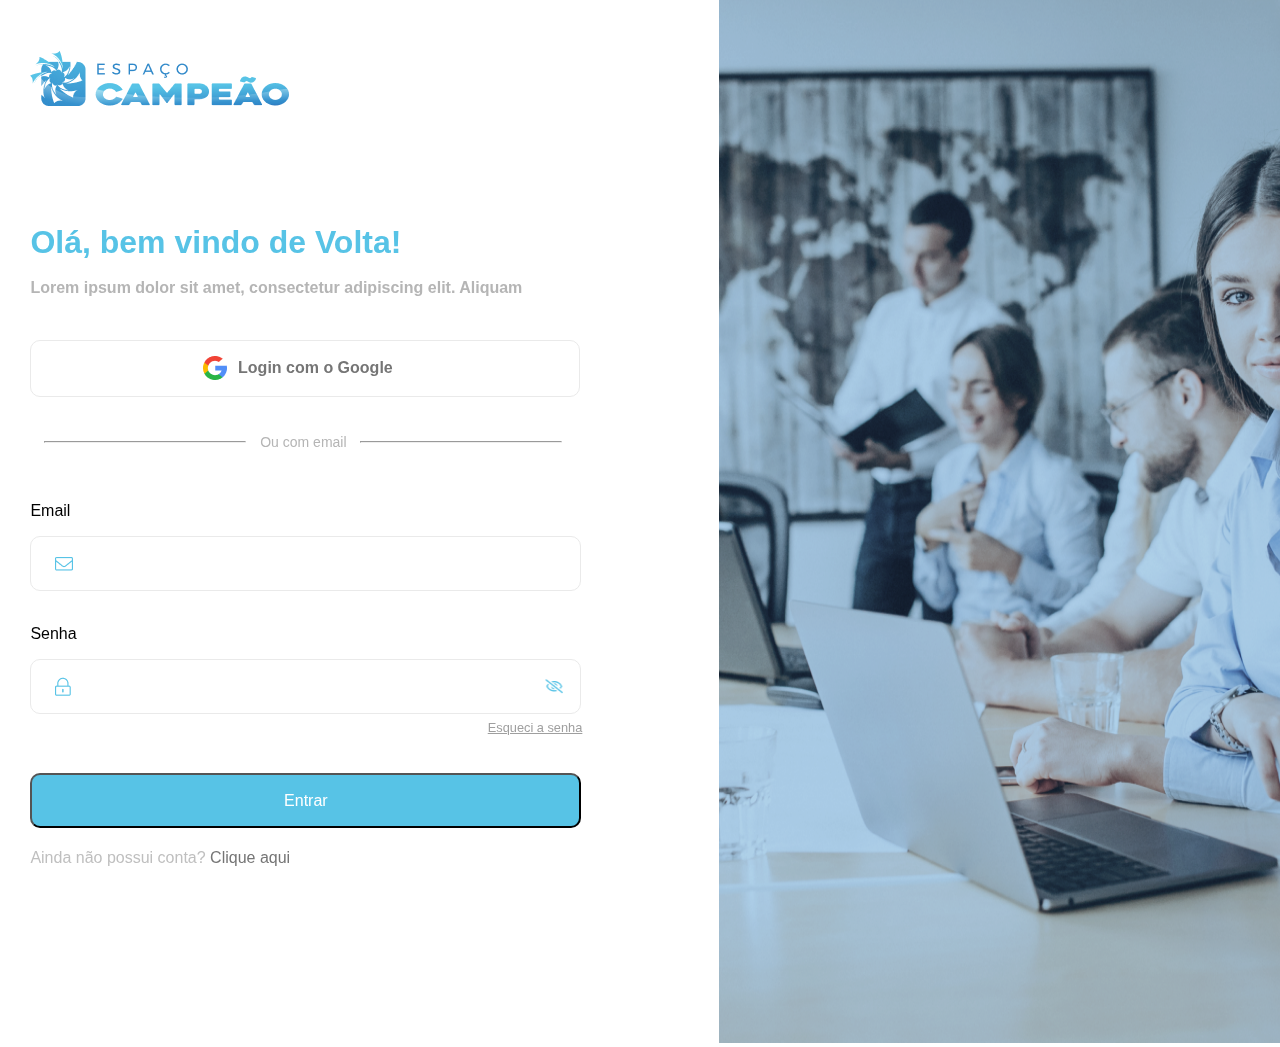
<file: index.html>
<!DOCTYPE html>
<html lang="pt">
<head>
    <meta charset="UTF-8">
    <meta http-equiv="X-UA-Compatible" content="IE=edge">
    <meta name="viewport" content="width=device-width, initial-scale=1.0">
    <link rel="stylesheet" href="./css/style.css">
    <title>Espaço Campeão</title>
</head>

<body>
    <div id="container">
        <header class="logo"><img src="./images/White.png"></header>
        
        <div id="container1">
            <h1 id="title">Olá, bem vindo de Volta!</h1>
            <p id="frase">Lorem ipsum dolor sit amet, consectetur adipiscing elit. Aliquam</p>
        </div>

        <div class="container2">
        
            <a id="loginGoogle" href="https://www.google.com/accounts/Login?hl=pt-br">
                <div id="imgGoogle"><img src="./icons/Google.png"></div>
                <div id="textGoogle">Login com o Google</div>
            </a>
        </div>
    
        <div class="container3">
            <p><hr class="linha"> Ou com email <hr class="linha"></p>
        </div>

        <div class="container4">        
        
            <form method="POST" action="">
        
                <p>Email</p>

                <div class="box">

                    <div class="boxLogo">
                        <img class="logoEmailSenha" src="./icons/email.png">
                    </div>

                    <input class="inputBox" type="email" name="email">

                </div> <br>

                <p>Senha</p>
            
                <div class="box">

                    <div class="boxLogo">
                        <img class="logoEmailSenha" src="./icons/senha.png">
                    </div>

                    <input id="senha" class="inputBox" type="password" name="senha">

                    <button id ="verSenha" type="button" onclick="mostrarSenha()"></button>

                </div>

                <a id="esqueciSenha" href="./html/paginaEmConstrucao.html">Esqueci a senha</a> <br>

                <input id="entrar" type="submit" name="entrar" value="Entrar">

           

            </form>

            <p id="linhaCadastro">Ainda não possui conta? <a class="linkVisitado" id="cadastro" href="">Clique aqui</a></p>

        </div>

    </div>

    <div class="container5">

        <div id="retangulo"></div>
        <img id="imageBusiness" src="./images/group-people-working-out-business-plan-office 1.png">

    </div>

<script src="./js/script.js"></script>
</body>
</html>
</file>
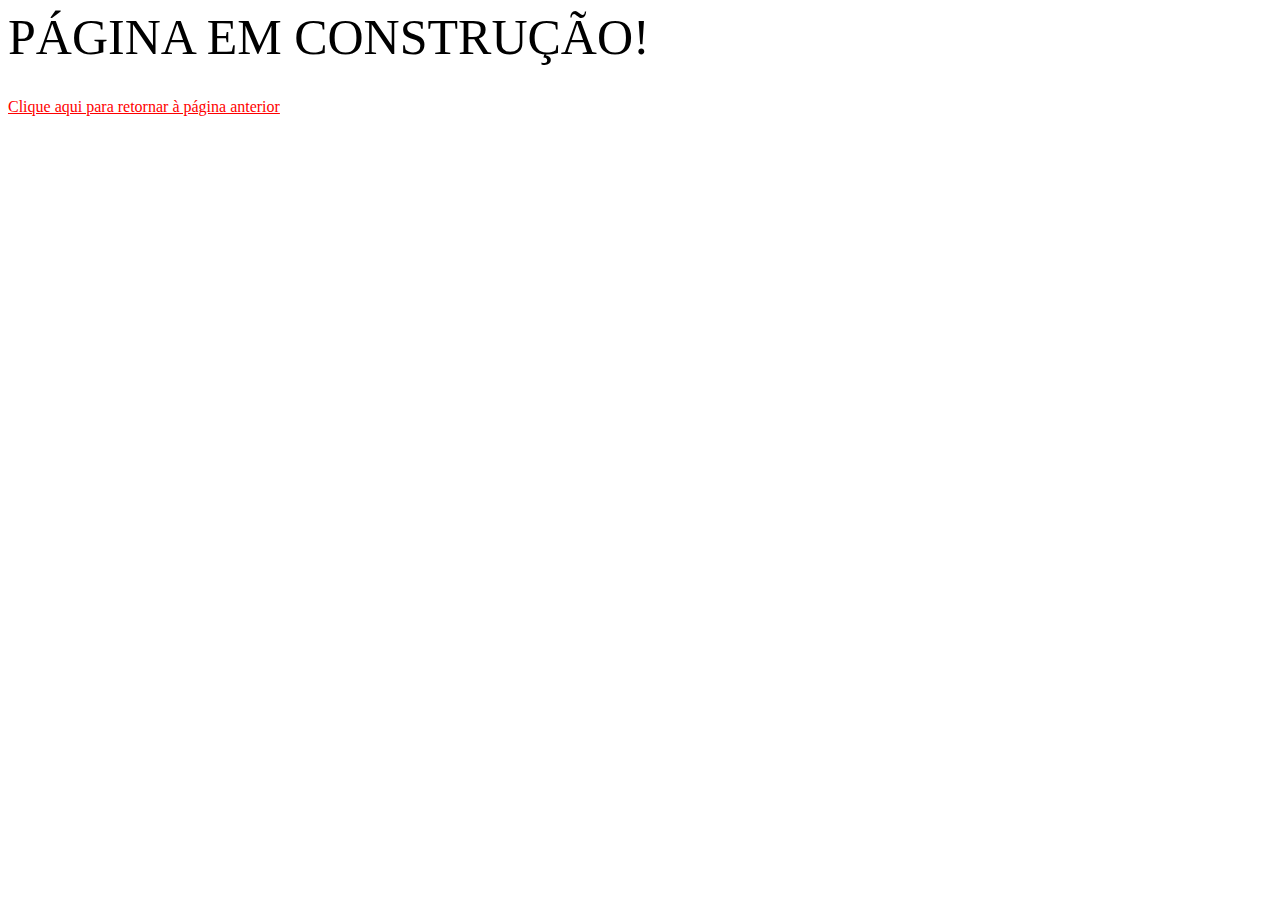
<file: html/paginaEmConstrucao.html>
<!DOCTYPE html>
<html lang="pt">
<head>
    <meta charset="UTF-8">
    <meta http-equiv="X-UA-Compatible" content="IE=edge">
    <meta name="viewport" content="width=device-width, initial-scale=1.0">
    <title>Document</title>

    <style>
        body{
            font-size: 50px;
        }

        a{
            font-size: 16px;
            /*text-decoration: none;*/
            color: red;
        }
        a::after{
            color: red;
        }
    </style>

</head>
<body>

    PÁGINA EM CONSTRUÇÃO!
    <br>
    <a  href="../index.html">Clique aqui para retornar à página anterior</a>
    
</body>
</html>
</file>
<file: css/style.css>
body{
    position: inherit;
    width: 1440px;
    height: 1024px;
    background-color: white;
    font-family:Arial, Helvetica, sans-serif;
}

#container{
    position: absolute;
    width: 50%;
    height: 100%;
}

.layout{
    position: absolute;
}

.logo{
    position: absolute;
    width: 259px;
    height: 55px;
    top: 43px;
    left: 3.5%;
    right: 96.5%;

}

#container1{
    display: flex;
    flex-direction: column;
    align-items: flex-start;
    padding: 0px;
    position: absolute;
    top: 194.54px;
    width: 501px;
    height: 80px;
    left: 3.5%;
    right: 96.5%;
    padding: 0px;
    font-weight: 600;
    font-style: normal;
    font-size: 16px;
    line-height: 20,08;


}

#title{
    font-weight: 700;
    color: #57C3E6;
    font-style: normal;
    size: 36px;
    left: 0%;

    line-height: 45,18px;
}

#frase{
    color: #B5B5B5;
    position: absolute;
    bottom: -30px;
}

.container2{
    position: absolute;
    border-width: 1.6px;
    box-sizing: border-box;
    border-style: solid;
    border-color: #EAEAEA;
    width: 550px;
    height: 57px;
    border-radius: 10px;
    top: 332px;
    left: 3.5%;
    right: 96.5%;

}

#loginGoogle{
    margin-bottom: 15px;
    text-align: center;
    text-decoration: none;
}

#textGoogle{
    position: relative;
    color: #757575;
    font-weight: bold;
    font-size: 16px;
    bottom: 10px;
    left: 10px;
}

#imgGoogle{
    position: relative;
    top: 15px;
    right: 90px;
}

.container3{
    position: absolute;
    color: #B5B5B5;
    width: 546px;
    height: 18px;
    left: 3.5%;
    right: 96.5%;
    top: 425px;
    display: flex;
    flex-direction: row;
    align-items: center;
    font-style: normal;
    font-weight: normal;
    font-size: 14px;
    line-height: 18px;
    
}

.linha{
   color: #DFDFDF; 
   width: 200px;
}

.container4{
    position: absolute;
    display: flex;
    flex-direction: column;
    align-items: flex-start;
    top: 478px;
    left: 3.5%;
    right: 96.5%;

}

.box{
    display: flex;
    flex-direction: row;
    align-items: center;
    border-style: solid;
    border-color: #EAEAEA;
    width: 551px;
    height: 55px;
    border-radius: 10px;
    box-sizing: border-box;
    border-width: 1.6px;
 
}
.boxLogo{
    box-sizing: border-box;
    width: 50px;
    height: 55px;
    display: flex;
    flex-direction: column;
    justify-content: center;
    align-items: flex-start;
    padding: 8px 8px 8px 24px;

}

.inputBox{
    color: #404040;
    width: 460px;
    height: 30px;
    font-size: 18px;
    border-style: none;
}

#verSenha{
    width: 18px;
    height: 30px;
    background-color: white;
    background-image: url("../icons/versenha.png");
    background-position: center;
    background-repeat: no-repeat;
    border-style: none;
}

#esqueciSenha{
    position: relative;
    width: 551px;
    height: 20px;
    top: 4px;
    color: #9F9F9F;
    font-size: 12.8px;
    line-height: 19px;
    left: 83%;

    flex: none;
    order: 0;
    align-self: stretch;
    flex-grow: 0;
    margin: 0px 0px;

}

#esqueciSenha:visited{
    color: #9F9F9F;
}

.linkVisitado:visited{
    color: #757575;
}

#entrar{
    position: relative;
    background-color: #57C3E6;
    color: white;
    font-size: 16px;
    line-height: 30px;
    width: 551px;
    height: 55px;
    top: 40px;
    padding: 8px 16px;
    display: flex;
    flex-direction: column;
    justify-content: center;
    align-items: center;
    border-radius: 10px;
}

#linhaCadastro{
    position: relative;
    top: 45px;
    width: 551px;
    height: 55px;
    left: 3.5%;
    right: 96.5%;
    color: #BFBFBF;
    
}

#cadastro{
    font: bold;
    font-style: normal;
    text-decoration: none;
}

.container5{
    position: absolute;
    width: 721px;
    height: 1043px;
    left: 719px;
    top: -11px;

}

#imageBusiness{
    width: 721px;
    height: 1054px;
    right: 0%;
 
}

#retangulo{
    position: absolute;
    background: rgba(47, 136, 201, 0.3);
    mix-blend-mode: multiply;
    width: 721px;
    height: 1054px;
    right: 0%;

}
</file>
